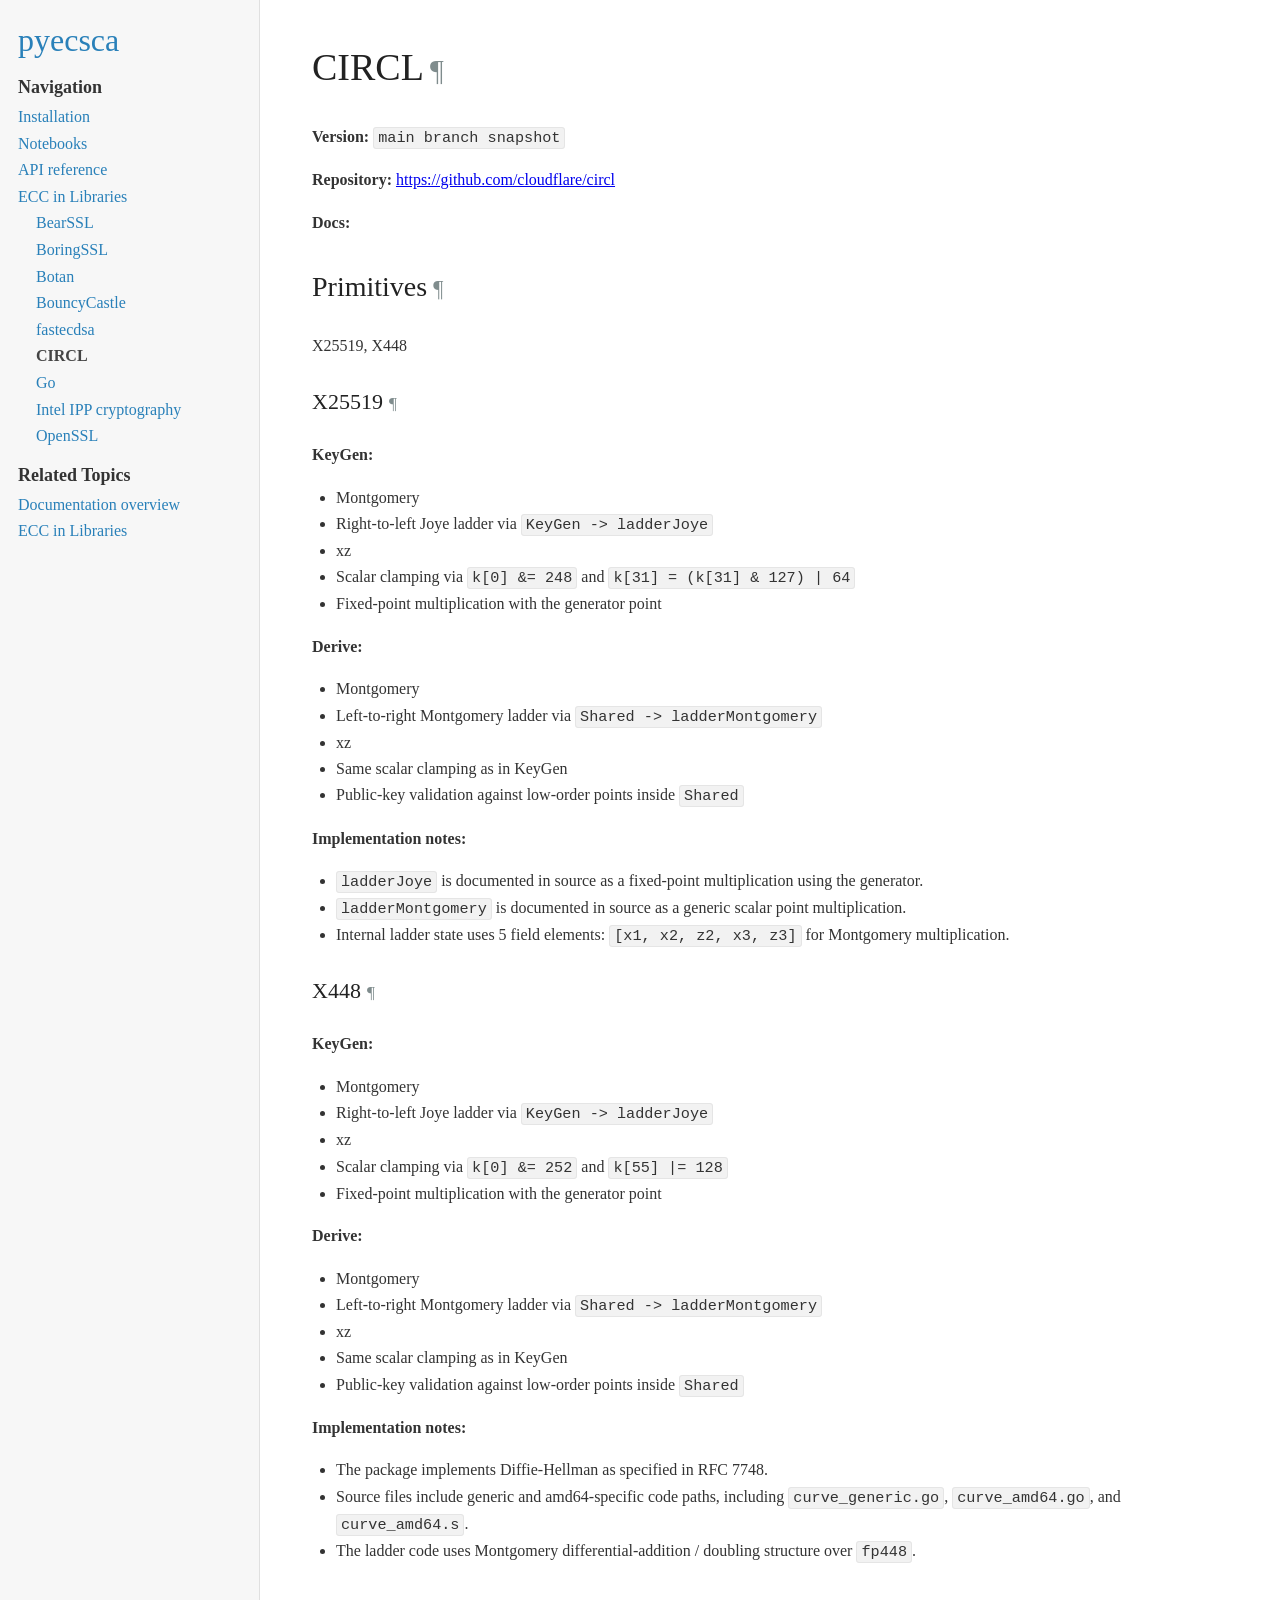
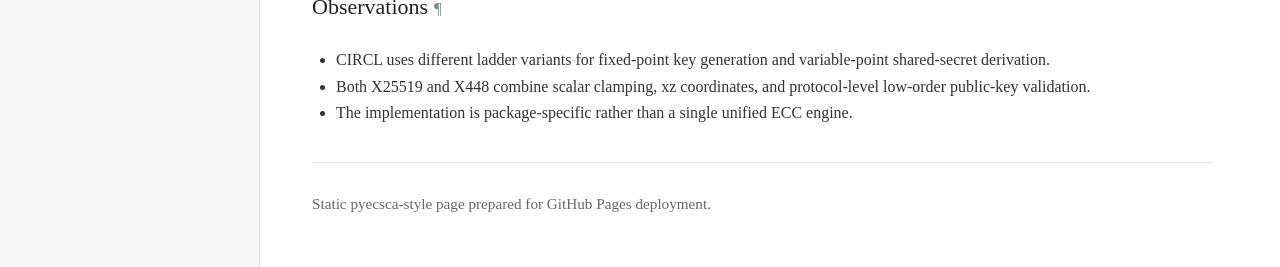
<file: index.html>
<!DOCTYPE html>
<html lang="en">
<head>
  <meta charset="UTF-8" />
  <meta http-equiv="refresh" content="0; url=circl.html" />
  <meta name="viewport" content="width=device-width, initial-scale=1.0" />
  <title>CIRCL documentation</title>
  <link rel="stylesheet" href="style.css" />
</head>
<body>
  <p>Redirecting to <a href="circl.html">CIRCL</a>…</p>
</body>
</html>
</file>
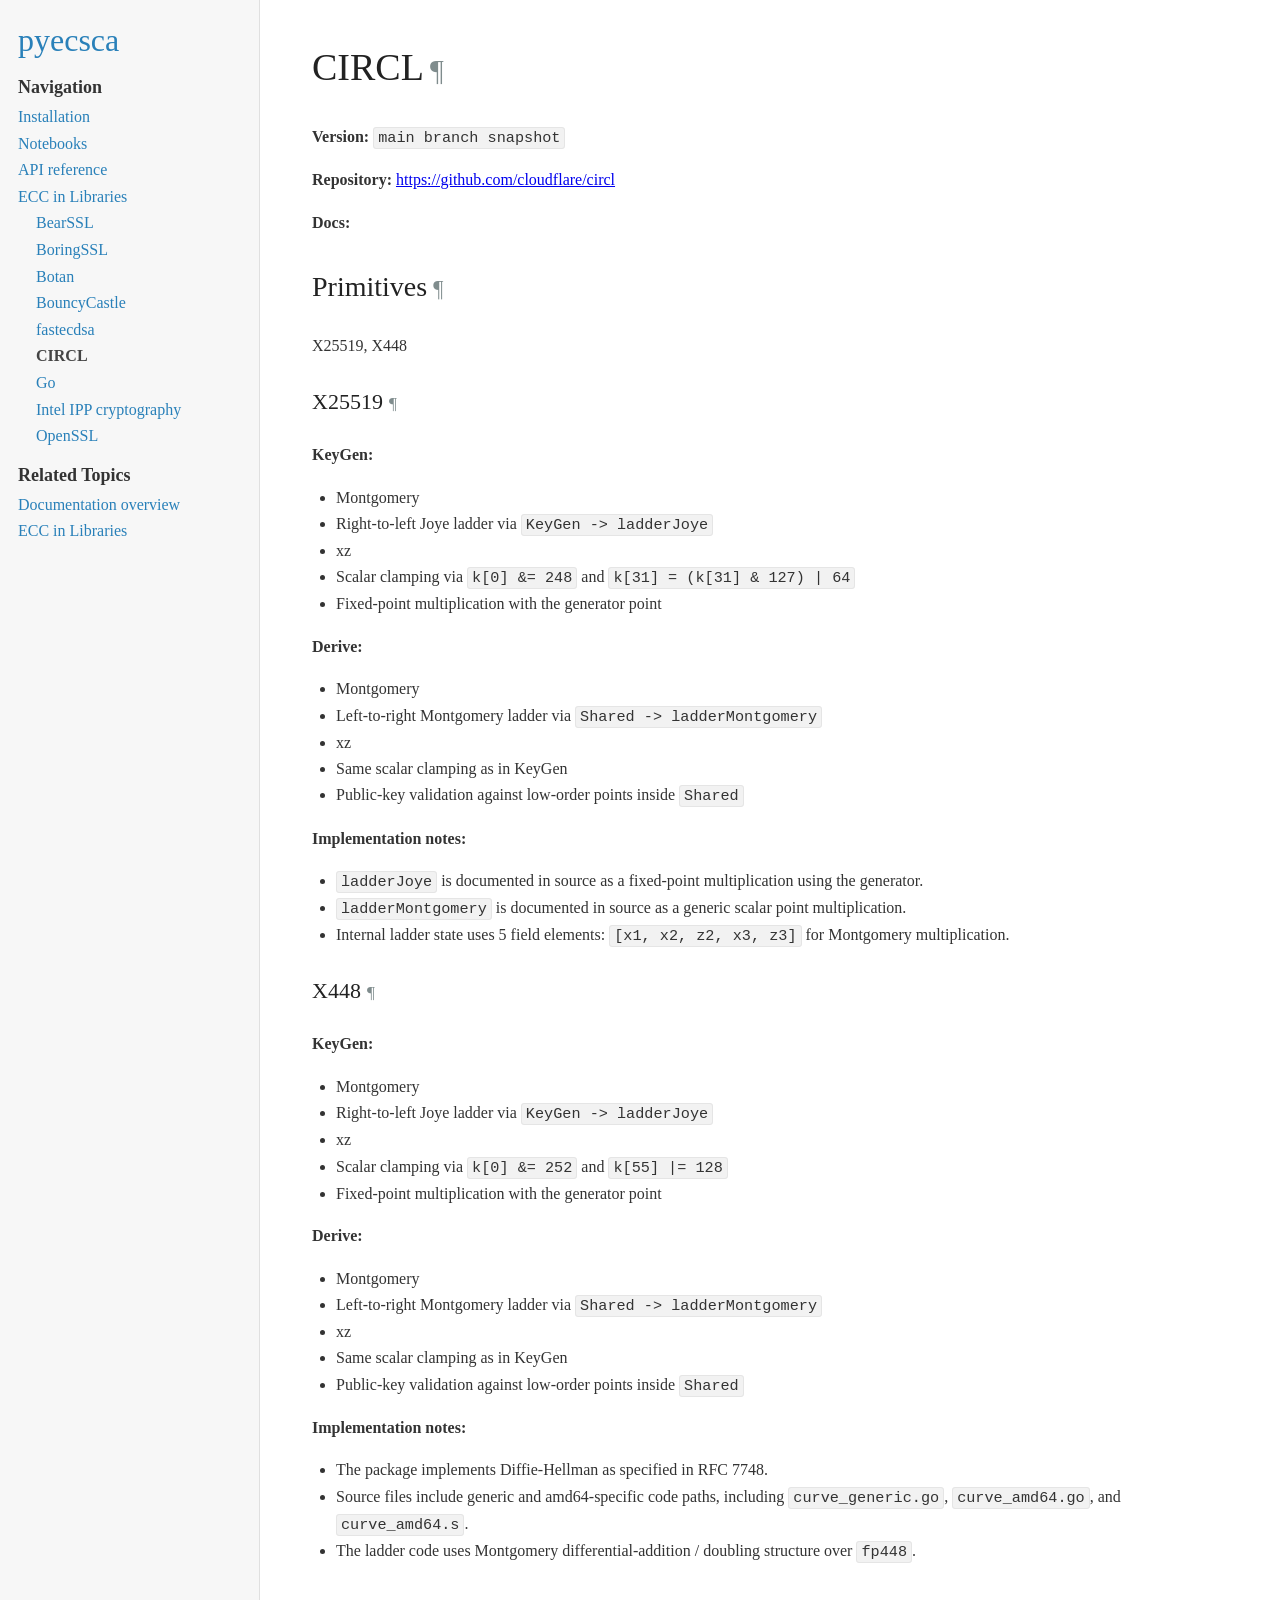
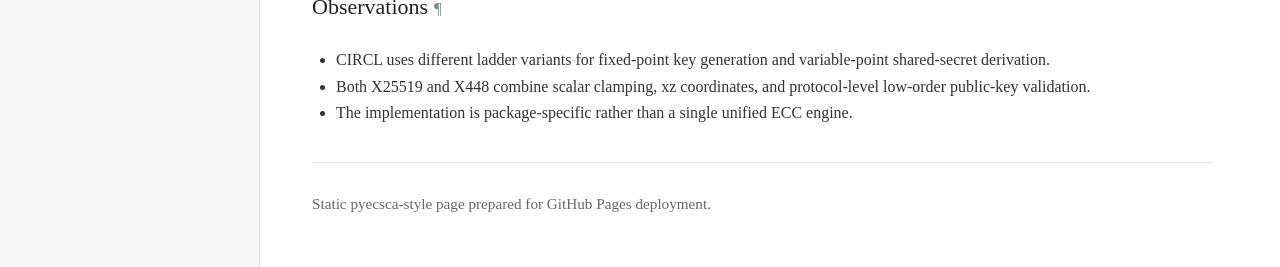
<file: circl.html>
<!DOCTYPE html>
<html lang="en">
<head>
  <meta charset="UTF-8" />
  <meta name="viewport" content="width=device-width, initial-scale=1.0" />
  <title>CIRCL — pyecsca-style documentation</title>
  <link rel="stylesheet" href="style.css" />
</head>
<body>
  <div class="document">
    <aside class="sidebar">
      <div class="brand"><a href="index.html">pyecsca</a></div>
      <h3>Navigation</h3>
      <ul>
        <li><a href="#">Installation</a></li>
        <li><a href="#">Notebooks</a></li>
        <li><a href="#">API reference</a></li>
        <li><a href="#">ECC in Libraries</a>
          <ul>
            <li><a href="#">BearSSL</a></li>
            <li><a href="#">BoringSSL</a></li>
            <li><a href="#">Botan</a></li>
            <li><a href="#">BouncyCastle</a></li>
            <li><a href="#">fastecdsa</a></li>
            <li class="current">CIRCL</li>
            <li><a href="#">Go</a></li>
            <li><a href="#">Intel IPP cryptography</a></li>
            <li><a href="#">OpenSSL</a></li>
          </ul>
        </li>
      </ul>
      <h3>Related Topics</h3>
      <ul>
        <li><a href="index.html">Documentation overview</a></li>
        <li><a href="#">ECC in Libraries</a></li>
      </ul>
    </aside>

    <main class="content">
      <h1>CIRCL<a class="headerlink" href="#circl" id="circl">¶</a></h1>

      <p><strong>Version:</strong> <code>main branch snapshot</code></p>
      <p><strong>Repository:</strong> <a href="https://github.com/cloudflare/circl">https://github.com/cloudflare/circl</a></p>
      <p><strong>Docs:</strong></p>

      <h2 id="primitives">Primitives<a class="headerlink" href="#primitives">¶</a></h2>
      <p>X25519, X448</p>

      <h3 id="x25519">X25519<a class="headerlink" href="#x25519">¶</a></h3>

      <p><strong>KeyGen:</strong></p>
      <ul>
        <li>Montgomery</li>
        <li>Right-to-left Joye ladder via <code>KeyGen -&gt; ladderJoye</code></li>
        <li>xz</li>
        <li>Scalar clamping via <code>k[0] &amp;= 248</code> and <code>k[31] = (k[31] &amp; 127) | 64</code></li>
        <li>Fixed-point multiplication with the generator point</li>
      </ul>

      <p><strong>Derive:</strong></p>
      <ul>
        <li>Montgomery</li>
        <li>Left-to-right Montgomery ladder via <code>Shared -&gt; ladderMontgomery</code></li>
        <li>xz</li>
        <li>Same scalar clamping as in KeyGen</li>
        <li>Public-key validation against low-order points inside <code>Shared</code></li>
      </ul>

      <p><strong>Implementation notes:</strong></p>
      <ul>
        <li><code>ladderJoye</code> is documented in source as a fixed-point multiplication using the generator.</li>
        <li><code>ladderMontgomery</code> is documented in source as a generic scalar point multiplication.</li>
        <li>Internal ladder state uses 5 field elements: <code>[x1, x2, z2, x3, z3]</code> for Montgomery multiplication.</li>
      </ul>

      <h3 id="x448">X448<a class="headerlink" href="#x448">¶</a></h3>

      <p><strong>KeyGen:</strong></p>
      <ul>
        <li>Montgomery</li>
        <li>Right-to-left Joye ladder via <code>KeyGen -&gt; ladderJoye</code></li>
        <li>xz</li>
        <li>Scalar clamping via <code>k[0] &amp;= 252</code> and <code>k[55] |= 128</code></li>
        <li>Fixed-point multiplication with the generator point</li>
      </ul>

      <p><strong>Derive:</strong></p>
      <ul>
        <li>Montgomery</li>
        <li>Left-to-right Montgomery ladder via <code>Shared -&gt; ladderMontgomery</code></li>
        <li>xz</li>
        <li>Same scalar clamping as in KeyGen</li>
        <li>Public-key validation against low-order points inside <code>Shared</code></li>
      </ul>

      <p><strong>Implementation notes:</strong></p>
      <ul>
        <li>The package implements Diffie-Hellman as specified in RFC 7748.</li>
        <li>Source files include generic and amd64-specific code paths, including <code>curve_generic.go</code>, <code>curve_amd64.go</code>, and <code>curve_amd64.s</code>.</li>
        <li>The ladder code uses Montgomery differential-addition / doubling structure over <code>fp448</code>.</li>
      </ul>

      <h3 id="observations">Observations<a class="headerlink" href="#observations">¶</a></h3>
      <ul>
        <li>CIRCL uses different ladder variants for fixed-point key generation and variable-point shared-secret derivation.</li>
        <li>Both X25519 and X448 combine scalar clamping, xz coordinates, and protocol-level low-order public-key validation.</li>
        <li>The implementation is package-specific rather than a single unified ECC engine.</li>
      </ul>

      <footer>
        <p>Static pyecsca-style page prepared for GitHub Pages deployment.</p>
      </footer>
    </main>
  </div>
</body>
</html>
</file>
<file: style.css>
body {
  margin: 0;
  font-family: Georgia, "Times New Roman", serif;
  color: #333;
  background: #fff;
}
.document {
  display: flex;
  min-height: 100vh;
}
.sidebar {
  width: 260px;
  background: #f7f7f7;
  border-right: 1px solid #e0e0e0;
  padding: 22px 18px;
  box-sizing: border-box;
}
.brand {
  font-size: 32px;
  margin-bottom: 18px;
}
.brand a, .sidebar a {
  color: #2980b9;
  text-decoration: none;
}
.sidebar h3 {
  margin: 18px 0 8px;
  font-size: 18px;
}
.sidebar ul {
  list-style: none;
  padding-left: 0;
  margin: 0;
}
.sidebar ul ul {
  padding-left: 18px;
  margin-top: 4px;
}
.sidebar li {
  margin: 5px 0;
  line-height: 1.35;
}
.sidebar .current {
  color: #444;
  font-weight: bold;
}
.content {
  max-width: 900px;
  padding: 36px 52px;
  line-height: 1.65;
}
.content h1, .content h2, .content h3 {
  font-weight: normal;
  color: #222;
}
.content h1 { font-size: 38px; margin-top: 0; }
.content h2 { font-size: 28px; margin-top: 28px; }
.content h3 { font-size: 22px; margin-top: 24px; }
.headerlink {
  color: #7f8c8d;
  text-decoration: none;
  margin-left: 6px;
  font-size: 0.8em;
}
code {
  background: #f2f2f2;
  border: 1px solid #e5e5e5;
  border-radius: 3px;
  padding: 1px 4px;
  font-family: "Courier New", monospace;
  font-size: 0.95em;
}
ul { padding-left: 24px; }
footer {
  margin-top: 36px;
  padding-top: 12px;
  border-top: 1px solid #e5e5e5;
  color: #666;
  font-size: 0.95em;
}
@media (max-width: 900px) {
  .document { display: block; }
  .sidebar { width: auto; border-right: none; border-bottom: 1px solid #e0e0e0; }
  .content { padding: 24px 20px; }
}
</file>
